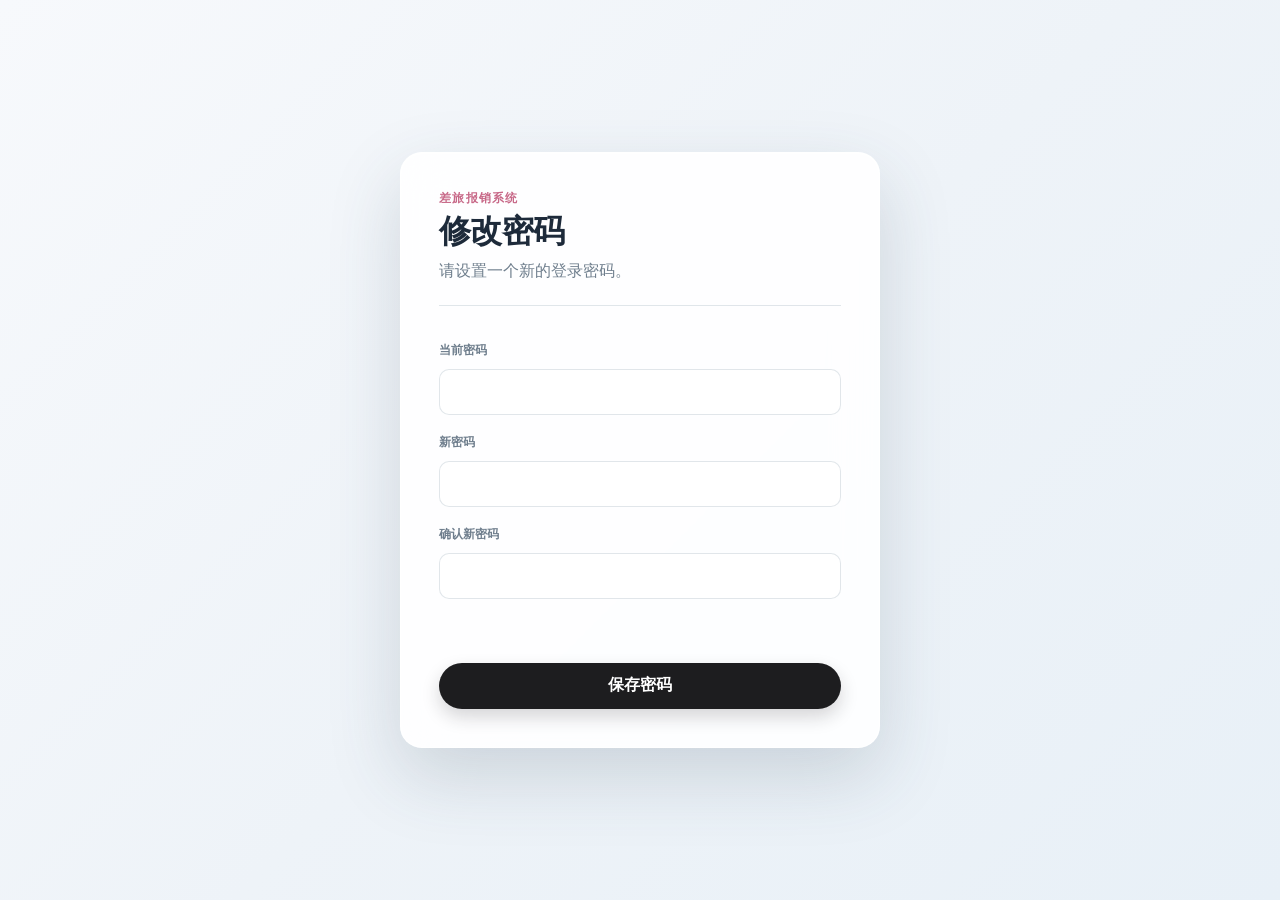
<file: templates/change-password.html>
<!doctype html>
<html lang="zh-CN">
<head>
  <meta charset="utf-8">
  <meta name="viewport" content="width=device-width, initial-scale=1">
  <title>在线报销系统</title>
  <link rel="icon" type="image/png" href="/static/favicon.png">
  <link rel="stylesheet" href="/static/styles.css">
  <link rel="stylesheet" href="/static/ui-tokens.css">
  <link rel="stylesheet" href="/static/ui-components.css">
</head>
<body class="auth-body" data-csrf="__CSRF_TOKEN__">
  <main class="auth-shell">
    <section class="auth-panel">
      <header class="auth-header"><p class="eyebrow">差旅报销系统</p><h1>修改密码</h1><p>请设置一个新的登录密码。</p></header>
      <form class="auth-form" data-auth-form data-endpoint="/api/password/change" data-change-password novalidate>
        <label for="current-password">当前密码</label>
        <input id="current-password" name="current_password" type="password" autocomplete="current-password" required>
        <label for="new-password">新密码</label>
        <input id="new-password" name="new_password" type="password" autocomplete="new-password" required>
        <label for="confirm-password">确认新密码</label>
        <input id="confirm-password" name="confirm_password" type="password" autocomplete="new-password" required>
        <p class="form-message" data-message aria-live="polite"></p>
        <button type="submit">保存密码</button>
      </form>
      <script src="/static/common.js" defer></script><script src="/static/auth.js" defer></script>
    </section>
  </main>
</body>
</html>
</file>
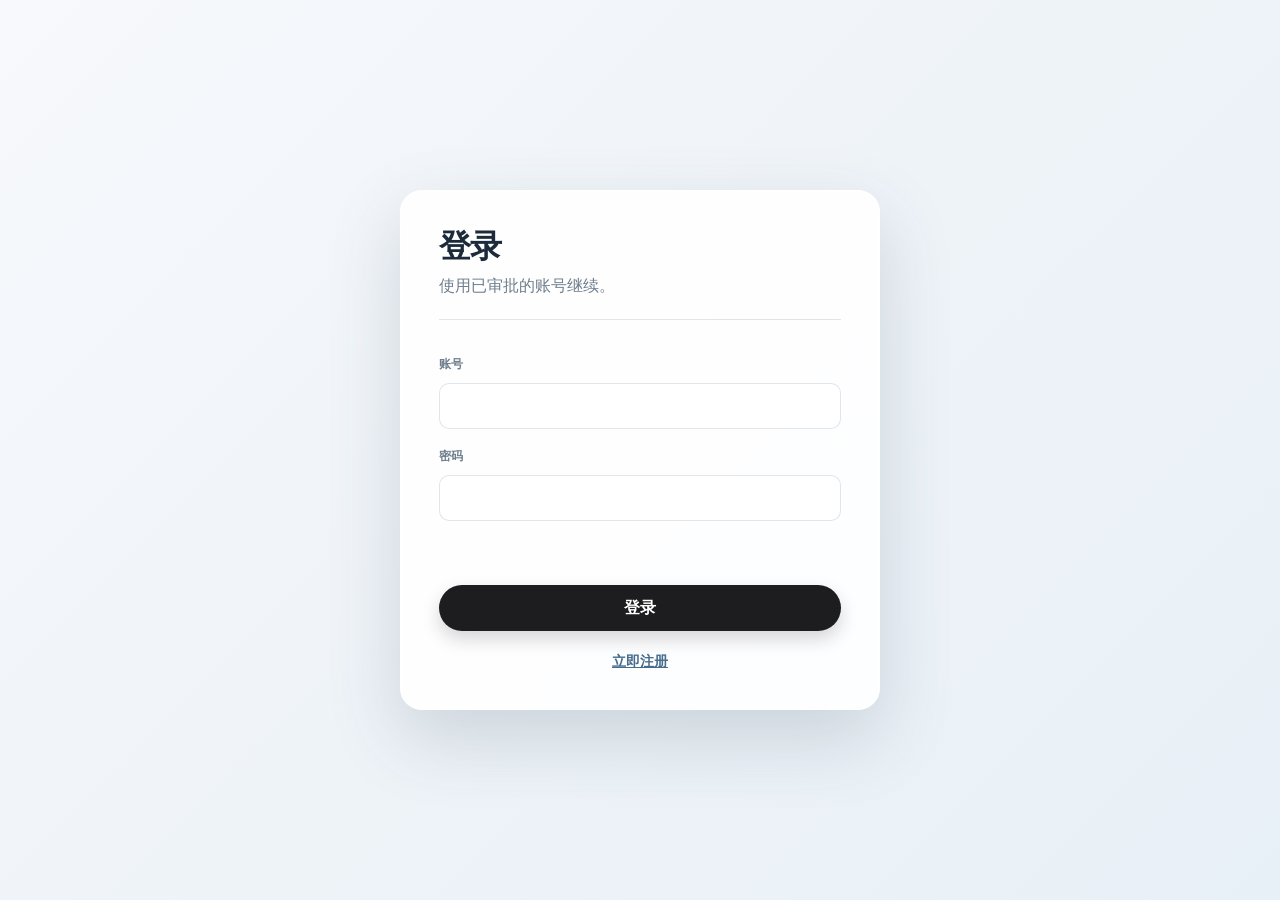
<file: templates/login.html>
<!doctype html>
<html lang="zh-CN">
<head>
  <meta charset="utf-8">
  <meta name="viewport" content="width=device-width, initial-scale=1">
  <title>在线报销系统</title>
  <link rel="icon" type="image/png" href="/static/favicon.png">
  <link rel="stylesheet" href="/static/styles.css">
  <link rel="stylesheet" href="/static/ui-tokens.css">
  <link rel="stylesheet" href="/static/ui-components.css">
</head>
<body class="auth-body" data-csrf="__CSRF_TOKEN__">
  <main class="auth-shell">
    <section class="auth-panel">
      <header class="auth-header"><h1>登录</h1><p>使用已审批的账号继续。</p></header>
      <form class="auth-form" data-auth-form data-endpoint="/api/login" novalidate>
        <label for="username">账号</label>
        <input id="username" name="username" type="text" autocomplete="username" required maxlength="64">
        <label for="password">密码</label>
        <input id="password" name="password" type="password" autocomplete="current-password" required>
        <p class="form-message" data-message aria-live="polite"></p>
        <button type="submit">登录</button>
      </form>
      <p class="auth-link"><a href="/register">立即注册</a></p>
      <script src="/static/common.js?v=__APP_VERSION__-login-countdown" defer></script><script src="/static/auth.js?v=__APP_VERSION__-login-countdown" defer></script>
    </section>
  </main>
</body>
</html>
</file>
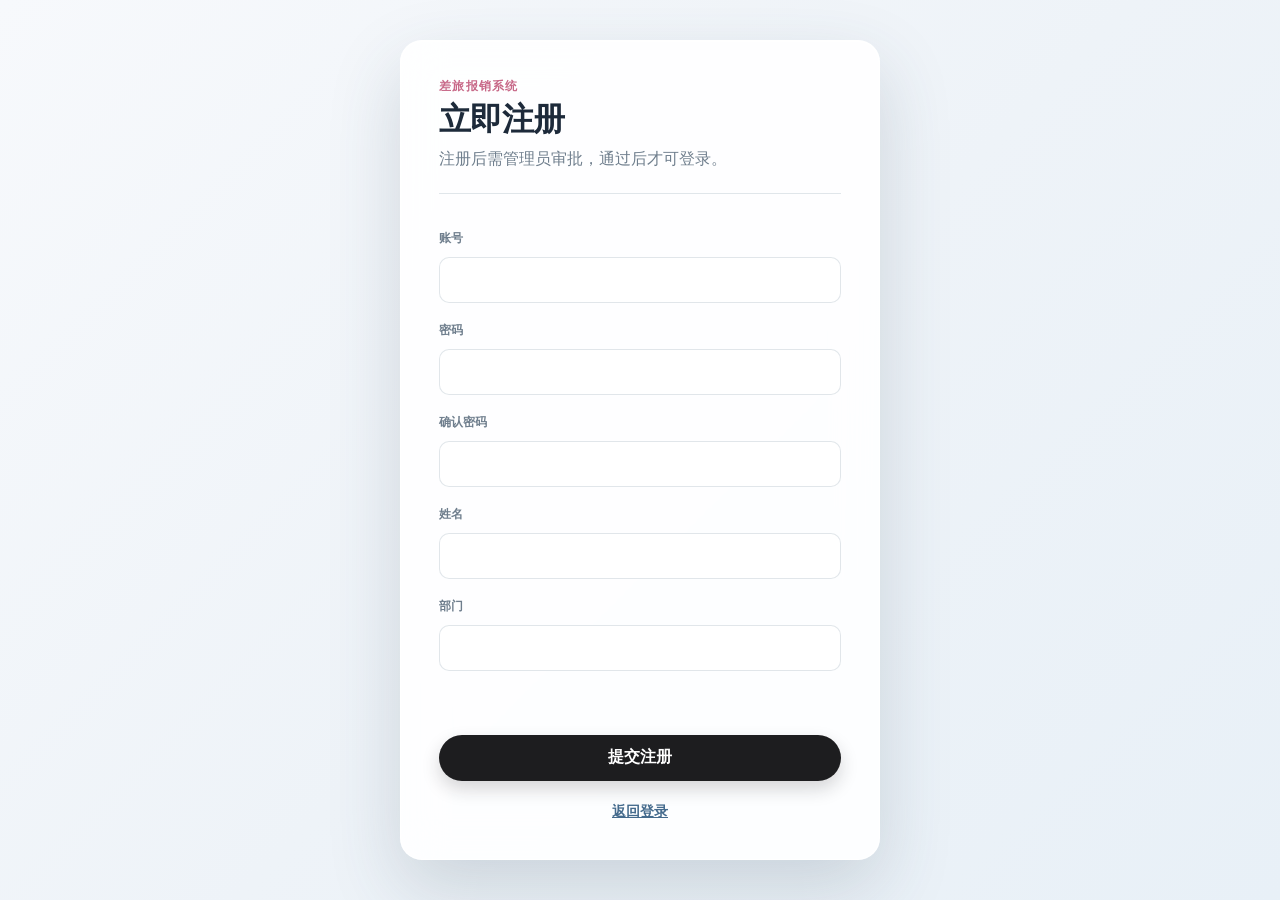
<file: templates/register.html>
<!doctype html>
<html lang="zh-CN">
<head>
  <meta charset="utf-8">
  <meta name="viewport" content="width=device-width, initial-scale=1">
  <title>在线报销系统</title>
  <link rel="icon" type="image/png" href="/static/favicon.png">
  <link rel="stylesheet" href="/static/styles.css">
  <link rel="stylesheet" href="/static/ui-tokens.css">
  <link rel="stylesheet" href="/static/ui-components.css">
</head>
<body class="auth-body" data-csrf="__CSRF_TOKEN__">
  <main class="auth-shell">
    <section class="auth-panel">
      <header class="auth-header"><p class="eyebrow">差旅报销系统</p><h1>立即注册</h1><p>注册后需管理员审批，通过后才可登录。</p></header>
      <form class="auth-form" data-auth-form data-endpoint="/api/register" novalidate>
        <label for="username">账号</label>
        <input id="username" name="username" type="text" autocomplete="username" required maxlength="50" aria-describedby="username-error">
        <span id="username-error" class="field-error" data-field-error="username" aria-live="polite"></span>
        <label for="password">密码</label>
        <input id="password" name="password" type="password" autocomplete="new-password" required minlength="6" maxlength="128" aria-describedby="password-error">
        <span id="password-error" class="field-error" data-field-error="password" aria-live="polite"></span>
        <label for="confirm-password">确认密码</label>
        <input id="confirm-password" name="confirm_password" type="password" autocomplete="new-password" required aria-describedby="confirm-password-error">
        <span id="confirm-password-error" class="field-error" data-field-error="confirm_password" aria-live="polite"></span>
        <label for="real-name">姓名</label>
        <input id="real-name" name="real_name" type="text" autocomplete="name" required maxlength="100" aria-describedby="real-name-error">
        <span id="real-name-error" class="field-error" data-field-error="real_name" aria-live="polite"></span>
        <label for="department">部门</label>
        <input id="department" name="department" type="text" autocomplete="organization" required maxlength="100" aria-describedby="department-error">
        <span id="department-error" class="field-error" data-field-error="department" aria-live="polite"></span>
        <p class="form-message" data-message aria-live="polite"></p>
        <button type="submit">提交注册</button>
      </form>
      <p class="auth-link"><a href="/login">返回登录</a></p>
      <script src="/static/common.js" defer></script><script src="/static/auth.js" defer></script>
    </section>
  </main>
</body>
</html>
</file>
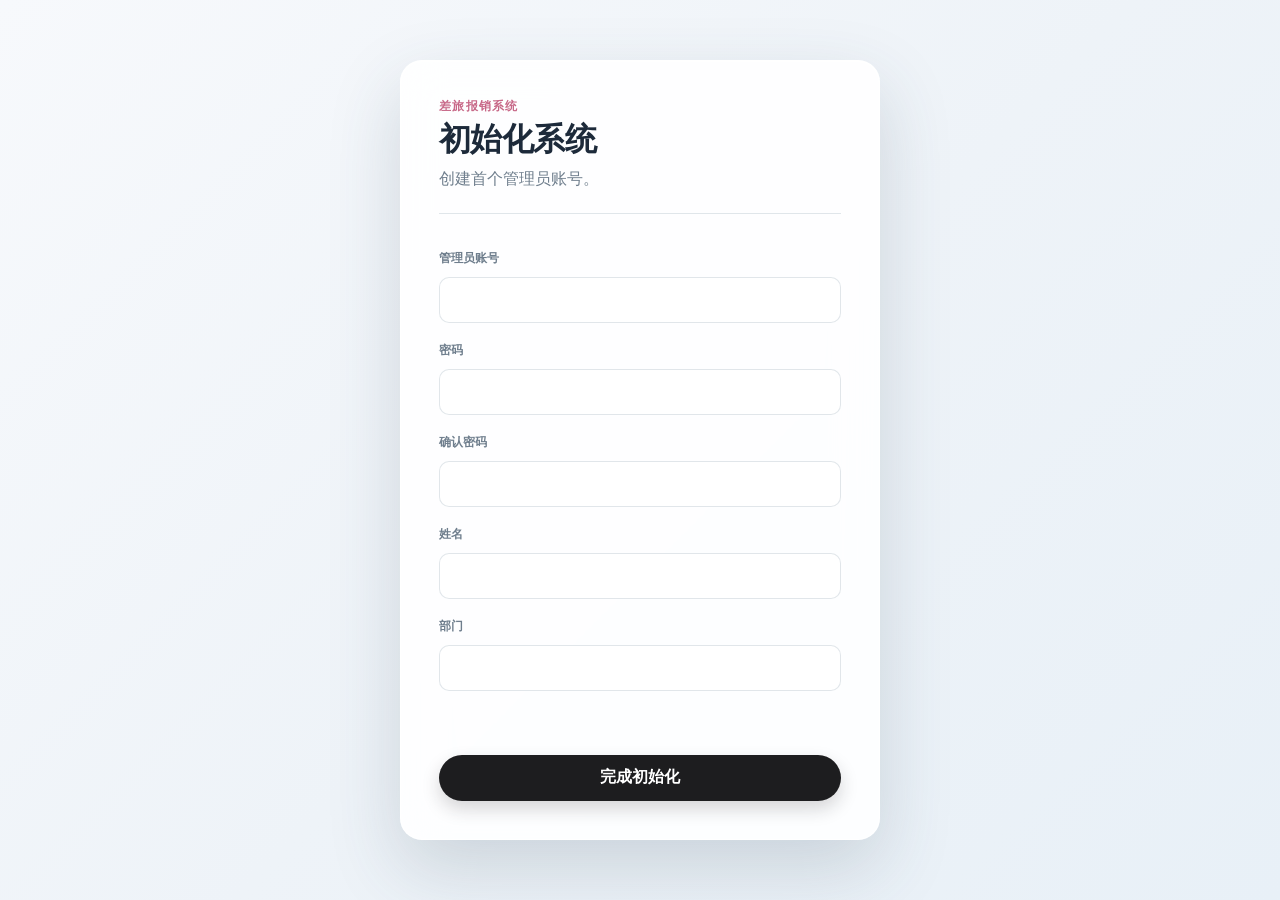
<file: templates/setup.html>
<!doctype html>
<html lang="zh-CN">
<head>
  <meta charset="utf-8">
  <meta name="viewport" content="width=device-width, initial-scale=1">
  <title>在线报销系统</title>
  <link rel="icon" type="image/png" href="/static/favicon.png">
  <link rel="stylesheet" href="/static/styles.css">
  <link rel="stylesheet" href="/static/ui-tokens.css">
  <link rel="stylesheet" href="/static/ui-components.css">
</head>
<body class="auth-body" data-csrf="__CSRF_TOKEN__">
  <main class="auth-shell">
    <section class="auth-panel">
      <header class="auth-header"><p class="eyebrow">差旅报销系统</p><h1>初始化系统</h1><p>创建首个管理员账号。</p></header>
      <form class="auth-form" data-auth-form data-endpoint="/api/setup" novalidate>
        <label for="username">管理员账号</label>
        <input id="username" name="username" type="text" autocomplete="username" required maxlength="64">
        <label for="password">密码</label>
        <input id="password" name="password" type="password" autocomplete="new-password" required>
        <label for="confirm-password">确认密码</label>
        <input id="confirm-password" name="confirm_password" type="password" autocomplete="new-password" required>
        <label for="real-name">姓名</label>
        <input id="real-name" name="real_name" type="text" autocomplete="name" required maxlength="100">
        <label for="department">部门</label>
        <input id="department" name="department" type="text" autocomplete="organization" required maxlength="100">
        <p class="form-message" data-message aria-live="polite"></p>
        <button type="submit">完成初始化</button>
      </form>
      <script src="/static/common.js" defer></script><script src="/static/auth.js" defer></script>
    </section>
  </main>
</body>
</html>
</file>
<file: static/styles.css>
:root{color-scheme:light;font-family:-apple-system,BlinkMacSystemFont,"SF Pro Text","PingFang SC","Microsoft YaHei",sans-serif;color:#1d1d1f;background:#f5f5f7;--canvas:#f5f5f7;--surface:#fff;--muted:#6e6e73;--line:#d2d2d7;--blue:#527a9f;--blue-hover:#456b8d;--blue-soft:#e8eef3;--green:#4f7d63;--danger:#b2504c;--ease:cubic-bezier(.23,1,.32,1)}
input[type="number"] { text-align: right; font-variant-numeric: tabular-nums; }
/* Shared Lucide-style line icons for navigation and section headings. */
.ui-icon{display:inline-block;width:1.15em;height:1.15em;flex:0 0 auto;fill:none;stroke:currentColor;stroke-width:2;stroke-linecap:round;stroke-linejoin:round;vertical-align:-.18em}
.ui-icon-title{width:1.05em;height:1.05em;margin-right:9px;vertical-align:-.1em;color:var(--blue)}
h2 .ui-icon{margin-right:8px;color:var(--blue);vertical-align:-.12em}
.app-sidebar nav a{display:flex;align-items:center;gap:9px}
.app-sidebar nav a .ui-icon{width:17px;height:17px;color:#71869a;transition:color 150ms ease-out,transform 150ms ease-out}
.app-sidebar nav a:hover .ui-icon,.app-sidebar nav a[aria-current="page"] .ui-icon{color:currentColor;transform:scale(1.04)}
.brand{display:flex;align-items:center;gap:8px}
.brand-logo{width:26px;height:26px;flex:0 0 auto;object-fit:contain}
.sidebar-account{display:flex;align-items:baseline;gap:3px;min-width:0;margin-top:auto;padding:10px 12px 0;color:#9a9aa1;font-size:11px;line-height:1.35;font-weight:500;white-space:nowrap;overflow:hidden;text-overflow:ellipsis}.sidebar-account strong{min-width:0;overflow:hidden;text-overflow:ellipsis;color:inherit;font-size:inherit;font-weight:inherit}.sidebar-version{margin-top:-18px;padding:0 12px;color:#9a9aa1;font-size:11px;line-height:1.35;font-weight:500;white-space:nowrap;overflow:hidden;text-overflow:ellipsis}.app-sidebar>.sidebar-account + button,.app-sidebar>.sidebar-version + button{margin-top:0}
.detail-table tbody td,.detail-table tbody th{text-align:center;vertical-align:middle}
.detail-table tbody td input{text-align:center}
.detail-table tbody td input[type=date]{color:transparent}
.detail-table tbody td input[type=date]::-webkit-datetime-edit{color:transparent}
.detail-table tbody td input[type=date].has-value{color:inherit}
.detail-table tbody td input[type=date].has-value::-webkit-datetime-edit{color:inherit}
.detail-table input[type=number]{appearance:textfield;-moz-appearance:textfield}
.detail-table input[type=number]::-webkit-inner-spin-button,.detail-table input[type=number]::-webkit-outer-spin-button{-webkit-appearance:none;appearance:none;margin:0}
@media(prefers-reduced-motion:reduce){.app-sidebar nav a .ui-icon{transition:none}}
/* Aurora Glass visual layer: presentation-only overrides; layout and selectors stay unchanged. */
html body{background:#edf2f6!important;background-image:linear-gradient(135deg,#f8fafc 0%,#edf2f6 48%,#e7edf2 100%)!important}
.page-shell .form-section{background:rgba(255,255,255,.76);border-color:rgba(255,255,255,.92);box-shadow:0 12px 32px rgba(75,96,116,.09),0 1px 0 rgba(255,255,255,.88) inset;backdrop-filter:blur(18px) saturate(118%);transition:transform 180ms var(--ease),box-shadow 180ms ease-out,border-color 180ms ease-out}
.page-shell .form-section:hover{transform:translateY(-1px);border-color:rgba(176,195,211,.72);box-shadow:0 16px 38px rgba(75,96,116,.13),0 1px 0 rgba(255,255,255,.92) inset}
.page-shell .table-wrap{border-color:rgba(160,177,191,.34);background:rgba(255,255,255,.3);box-shadow:0 2px 10px rgba(75,96,116,.04) inset}
.page-shell .detail-table thead th,.page-shell .history-table th,.page-shell .admin-table th{background:rgba(237,242,246,.78)}
.page-shell .detail-table tbody tr,.page-shell .history-table tbody tr,.page-shell .admin-table tbody tr{transition:background-color 150ms ease-out}
.page-shell .detail-table tbody tr:hover,.page-shell .history-table tbody tr:hover,.page-shell .admin-table tbody tr:hover{background:rgba(232,239,245,.42)}
.page-shell input{background:rgba(255,255,255,.82)}
.page-shell input:hover{border-color:#b5c4d0}
.page-shell input[readonly]{background:rgba(238,243,247,.76)}
.page-shell button{box-shadow:0 4px 10px rgba(72,101,126,.16)}
.page-shell button:hover{box-shadow:0 7px 16px rgba(72,101,126,.22)}
.page-shell button.secondary,.page-shell .remove-file{box-shadow:none}
body .app-sidebar{background:rgba(247,249,251,.72);border-right-color:rgba(255,255,255,.88);box-shadow:8px 0 28px rgba(73,94,113,.06);backdrop-filter:blur(24px) saturate(125%)}
body .app-sidebar nav a:hover{transform:translateX(2px);background:rgba(220,230,238,.68)}
body .app-sidebar nav a[aria-current=page]{background:rgba(208,224,237,.72);color:#355a7c;box-shadow:0 1px 0 rgba(255,255,255,.72) inset}
html body.auth-body{background:#edf2f6!important;background-image:linear-gradient(135deg,#f8fafc 0%,#edf2f6 48%,#e7edf2 100%)!important}
body .auth-panel{background:rgba(255,255,255,.74);border-color:rgba(255,255,255,.9);box-shadow:0 18px 48px rgba(75,96,116,.13),0 1px 0 rgba(255,255,255,.9) inset;backdrop-filter:blur(22px) saturate(120%)}
body .auth-form input{background:rgba(255,255,255,.84)}
body .preview-item{background:rgba(255,255,255,.66);border-color:rgba(160,177,191,.36);box-shadow:0 4px 12px rgba(75,96,116,.06)}
body .dropzone{background:rgba(245,249,252,.56);border-color:rgba(160,177,191,.5);transition:background-color 150ms ease-out,border-color 150ms ease-out,transform 150ms ease-out}
body .dropzone:hover{background:rgba(232,241,248,.72);border-color:rgba(112,145,169,.62);transform:translateY(-1px)}
@media(prefers-reduced-transparency:reduce){html body,html body.auth-body{background:#f5f5f7!important;background-image:none!important}.page-shell .form-section,body .auth-panel,body .app-sidebar{background:#fff;backdrop-filter:none}.dropzone{background:#f5f5f7}}
*{box-sizing:border-box}body{margin:0;min-width:960px;background:var(--canvas)}.page-shell{max-width:1440px;margin:0 auto;padding:34px 38px 54px}.page-header{border-bottom:1px solid rgba(60,60,67,.16);margin-bottom:24px;padding-bottom:18px}h1{margin:0 0 7px;font-size:30px;line-height:1.15;font-weight:700}.page-header p{margin:0;color:var(--muted);font-size:14px}.form-section{background:var(--surface);border:1px solid rgba(60,60,67,.14);border-radius:12px;padding:20px;margin-bottom:16px;box-shadow:0 8px 24px rgba(0,0,0,.06)}h2{font-size:18px;line-height:1.25;margin:0 0 15px}.basic-grid{display:grid;grid-template-columns:repeat(4,minmax(160px,1fr));gap:15px 18px}label{display:flex;flex-direction:column;gap:7px;font-size:13px;font-weight:600;color:#3a3a3c}label.wide{grid-column:span 2}input{width:100%;min-height:38px;border:1px solid var(--line);border-radius:8px;background:#fff;padding:8px 10px;font:inherit;color:inherit;transition:border-color 160ms ease,box-shadow 160ms ease}input:focus{outline:0;border-color:var(--blue);box-shadow:0 0 0 3px rgba(82,122,159,.18)}input[readonly]{background:#f5f5f7;color:var(--muted)}input[type=number]{text-align:right;font-variant-numeric:tabular-nums}.section-heading{display:flex;align-items:baseline;justify-content:space-between}.section-heading>span{color:var(--muted);font-size:13px}.table-wrap{overflow-x:auto;border:1px solid rgba(60,60,67,.14);border-radius:9px}.detail-table{width:100%;min-width:1080px;border-collapse:collapse;table-layout:fixed}.detail-table th,.detail-table td{border-bottom:1px solid rgba(60,60,67,.12);border-right:0;padding:5px 12px;vertical-align:middle}.detail-table thead th{background:#f5f5f7;color:var(--muted);font-size:12px;white-space:nowrap;padding:18px 12px;line-height:1.35}.detail-table tbody th{width:42px;background:transparent;color:var(--blue);font-weight:650;text-align:center}.detail-table input{min-height:32px;padding:5px 6px;border:0;border-radius:6px;background:transparent}.file-label{display:inline-flex;margin-bottom:7px}.preview-list{display:flex;flex-wrap:wrap;gap:10px;margin-top:12px}.preview-item{display:flex;align-items:center;gap:7px;border:1px solid var(--line);padding:7px;border-radius:8px;background:#fafafa;font-size:13px}.preview-item img{width:58px;height:44px;object-fit:contain;background:#f0f0f2;border-radius:5px}button{border:0;border-radius:8px;min-height:38px;padding:8px 18px;font:inherit;font-weight:600;cursor:pointer;background:var(--blue);color:#fff;transition:background-color 160ms ease,transform 120ms ease}button:hover{background:var(--blue-hover)}button:active{transform:scale(.97)}button:focus-visible{outline:3px solid rgba(82,122,159,.26);outline-offset:2px}button:disabled{opacity:.6;cursor:wait}button.secondary,.remove-file{background:#e9e9ed;color:#3a3a3c}.remove-file{min-height:28px;padding:4px 8px;font-size:12px}.actions{display:flex;justify-content:flex-end;gap:10px}.result{min-height:24px;margin:10px 0;padding:9px 11px;border-radius:8px}.result:empty{display:none}.result.error{color:var(--danger);background:#fbedeb}.result.success{color:var(--green);background:#eaf3ed}.history-table,.admin-table{width:100%;border-collapse:collapse;table-layout:fixed}.history-table th,.history-table td,.admin-table th,.admin-table td{border-bottom:1px solid #e5e5ea;padding:11px 9px;text-align:left;vertical-align:middle}.history-table th,.admin-table th{background:#f5f5f7;color:var(--muted);font-size:12px;white-space:nowrap}.table-actions{display:flex;flex-wrap:wrap;align-items:center;gap:6px}.table-actions a,.auth-link a{color:var(--blue);font-weight:600}.table-actions button{min-height:30px;padding:5px 9px;font-size:13px}.empty-state{padding:32px 12px;text-align:center;color:var(--muted)}.count-badge{display:inline-flex;min-width:24px;justify-content:center;padding:2px 7px;border-radius:10px;background:var(--green);color:#fff;font-size:12px}dialog{border:1px solid var(--line);border-radius:14px;padding:0;width:min(92vw,440px);color:inherit;box-shadow:0 18px 60px rgba(0,0,0,.18)}dialog::backdrop{background:rgba(29,29,31,.32);backdrop-filter:blur(3px)}.dialog-form{display:grid;gap:10px;padding:24px}.dialog-value,.temporary-password{display:block;padding:10px;background:#f5f5f7;border:1px solid var(--line);border-radius:8px;overflow-wrap:anywhere}.dialog-actions{display:flex;justify-content:flex-end;gap:8px;margin-top:8px}.auth-body{min-width:0;min-height:100vh;display:grid;place-items:center;padding:24px;background:var(--canvas)}.auth-shell{width:min(100%,460px)}.auth-panel{background:rgba(255,255,255,.9);border:1px solid rgba(60,60,67,.14);border-radius:16px;padding:32px;box-shadow:0 16px 48px rgba(0,0,0,.08)}.auth-header{border-bottom:1px solid #e5e5ea;margin-bottom:22px;padding-bottom:16px}.auth-header h1{font-size:27px}.auth-header p{margin:0;color:var(--muted)}.auth-header .eyebrow{color:var(--blue);font-size:13px;font-weight:700;margin-bottom:8px}.auth-form{display:grid;gap:8px}.auth-form label{margin-top:8px}.auth-form input,.auth-form button{min-height:42px}.auth-form button{margin-top:10px}.form-message{min-height:22px;margin:8px 0 0;font-size:14px}.form-message.error{color:var(--danger)}.form-message.success{color:var(--green)}.auth-link{margin:18px 0 0;text-align:center;font-size:14px}.app-body{min-width:0;padding-left:224px}.app-sidebar{position:fixed;inset:0 auto 0 0;width:224px;background:rgba(242,242,247,.86);color:#1d1d1f;padding:26px 16px;display:flex;flex-direction:column;gap:24px;z-index:10;border-right:1px solid rgba(60,60,67,.12);backdrop-filter:blur(18px) saturate(120%)}.brand{font-weight:700;font-size:17px;margin:0 10px}.app-sidebar nav{display:grid;gap:4px}.app-sidebar nav a{color:#3a3a3c;text-decoration:none;padding:10px 12px;border-radius:8px}.app-sidebar nav a:hover{background:#e5e5ea}.app-sidebar nav a[aria-current=page]{background:var(--blue-soft);color:#35536e;font-weight:600}.app-sidebar button{margin-top:auto}.sidebar-toggle{display:none}@media(max-width:980px){body{min-width:0}.page-shell{padding:24px 18px 42px}.basic-grid{grid-template-columns:repeat(2,minmax(140px,1fr))}label.wide{grid-column:span 2}}@media(max-width:700px){.history-table,.admin-table{min-width:680px}.history-page .form-section,.admin-page .form-section{overflow-x:auto}}@media(max-width:900px){.app-body{padding-left:0}.app-sidebar{transform:translateX(-100%);transition:transform .2s var(--ease)}.app-sidebar.open{transform:translateX(0)}.sidebar-toggle{display:block;position:fixed;top:12px;left:12px;z-index:20;min-height:36px;padding:6px 12px}.app-body .page-shell{padding-top:64px}}@media(max-width:520px){.auth-body{padding:14px}.auth-panel{padding:24px 18px}}@media(prefers-reduced-motion:reduce){*,*::before,*::after{animation-duration:.01ms!important;animation-iteration-count:1!important;transition-duration:.01ms!important;scroll-behavior:auto!important}}@media(prefers-reduced-transparency:reduce){.app-sidebar,.auth-panel{background:#fff;backdrop-filter:none}dialog::backdrop{backdrop-filter:none}}@media print{body{min-width:0;background:#fff}.page-shell{max-width:none;padding:0}.page-header p,.upload-section,.actions,.result,.section-heading>span{display:none!important}.form-section{border:0;box-shadow:none;padding:0;margin:0 0 12px}input{border:0;padding:0;min-height:0}.detail-table{min-width:0}}
.table-actions{display:table-cell;vertical-align:middle}.table-action-items{display:flex;flex-wrap:wrap;align-items:center;gap:6px}
.table-action-button{display:inline-flex;align-items:center;justify-content:center;min-height:30px;padding:5px 9px;border:0;border-radius:8px;background:var(--blue);color:#fff!important;font:inherit;font-size:13px;font-weight:600;line-height:normal;text-decoration:none;cursor:pointer;box-shadow:0 4px 10px rgba(72,101,126,.16);transition:background-color 160ms ease,box-shadow 160ms ease,transform 120ms ease}.table-action-button:hover{background:var(--blue-hover);box-shadow:0 7px 16px rgba(72,101,126,.22)}.table-action-button:active{transform:scale(.97)}.table-action-button:focus-visible{outline:3px solid rgba(82,122,159,.26);outline-offset:2px}
.table-action-items{flex-wrap:nowrap;white-space:nowrap}.table-action-items>*{flex:0 0 auto}.table-actions button.danger{background:#8f3f3b;color:#fff}.table-actions button.danger:hover{background:#74312f}.table-actions button.danger:focus-visible{outline-color:rgba(143,63,59,.34)}
.result#result.success{display:flex;align-items:center;flex-wrap:wrap;gap:8px}.result-success-status{display:inline-flex;align-items:center;justify-content:center;flex:0 0 auto;color:#4f7d63}.result-success-icon{width:22px;height:22px;color:#4f7d63;stroke-width:2.5}
.history-table{min-width:1200px}
.history-col-index{width:64px}.history-table th.history-col-index,.history-table td.history-col-index{text-align:center}
.history-page #history-record-panel .history-table thead th:nth-child(n+3){text-align:center}
.history-page #history-record-panel .history-table tbody td:nth-child(n+3){text-align:center}
.history-page #history-record-panel .history-table tbody td:nth-child(7) .table-action-items{justify-content:center}
.history-col-reason{width:28%}.history-col-date{width:12%}.history-col-amount{width:9%}.history-col-created{width:16%}.history-col-status{width:7%}.history-col-actions{width:28%}
body[data-scope="trash"] .history-col-reason{width:25%}body[data-scope="trash"] .history-col-date{width:12%}body[data-scope="trash"] .history-col-amount{width:9%}body[data-scope="trash"] .history-col-created{width:14%}body[data-scope="trash"] .history-col-status{width:20%;white-space:nowrap}body[data-scope="trash"] .history-col-actions{width:20%}
body[data-scope="trash"] .history-table th:nth-child(6),body[data-scope="trash"] .history-table td:nth-child(6){white-space:nowrap}
.history-pagination{display:flex;justify-content:flex-end;align-items:center;gap:8px;margin-top:14px;min-height:34px}.history-page-status{min-width:42px;text-align:center;color:var(--muted);font-size:13px;font-variant-numeric:tabular-nums}
.reimbursement-edit-dialog{width:min(96vw,1400px);max-width:none;height:min(94vh,1050px);max-height:none;overflow:hidden}.reimbursement-edit-heading{display:flex;align-items:center;justify-content:space-between;padding:14px 20px;border-bottom:1px solid var(--line)}.reimbursement-edit-heading h2{margin:0}.reimbursement-edit-dialog iframe{display:block;width:100%;height:calc(100% - 70px);border:0;background:#fff}html.edit-mode .app-body{padding-left:0!important;min-width:0}html.edit-mode .app-sidebar,html.edit-mode .sidebar-toggle,html.edit-mode .sidebar-collapse,html.edit-mode .reimbursement-type-switcher,html.edit-mode .stats-grid,html.edit-mode #clear{display:none!important}html.edit-mode .app-body .page-shell{max-width:none;padding:18px!important}.invoice-legacy-note{font-size:13px;color:var(--muted);margin:8px 0}
.stats-grid{display:grid;grid-template-columns:repeat(3,minmax(0,1fr));gap:16px;margin-bottom:16px}.stat-card{min-height:132px;padding:22px 24px;display:flex;flex-direction:column;justify-content:space-between;background:rgba(255,255,255,.72);border:1px solid rgba(255,255,255,.92);border-radius:12px;box-shadow:0 12px 30px rgba(75,96,116,.08),0 1px 0 rgba(255,255,255,.88) inset;backdrop-filter:blur(18px) saturate(118%);transition:transform 180ms var(--ease),box-shadow 180ms ease-out,border-color 180ms ease-out}.stat-card:hover{transform:translateY(-2px);border-color:rgba(176,195,211,.72);box-shadow:0 16px 36px rgba(75,96,116,.13),0 1px 0 rgba(255,255,255,.92) inset}.stat-label{color:var(--muted);font-size:14px;font-weight:600}.stat-value{color:#1d1d1f;font-size:32px;line-height:1.1;font-weight:700;letter-spacing:0;font-variant-numeric:tabular-nums}.stat-card:focus-within{border-color:rgba(112,145,169,.62);box-shadow:0 0 0 3px rgba(82,122,159,.18),0 12px 30px rgba(75,96,116,.1)}
@media(max-width:700px){.stats-grid{grid-template-columns:1fr;gap:12px}.stat-card{min-height:108px;padding:18px 20px}.stat-value{font-size:28px}}
@media(prefers-reduced-transparency:reduce){.stat-card{background:#fff;backdrop-filter:none}}
.mileage-development-trigger{margin:0;min-width:112px}
.invoice-layout-options{display:flex;align-items:center;flex-wrap:wrap;gap:10px 14px;margin:0 0 14px}
.invoice-layout-title{font-size:13px;font-weight:600;color:#3a3a3c}
.invoice-layout-choice{display:inline-flex;flex-direction:row;align-items:center;gap:7px;padding:8px 0;cursor:pointer;font-size:13px;font-weight:600}
.page-shell .invoice-layout-choice input[type=radio]{width:16px;min-height:16px;height:16px;margin:0;padding:0;border:0;border-radius:50%;background:transparent;box-shadow:none;accent-color:var(--blue)}
.page-shell .invoice-layout-choice input[type=radio]:focus{border:0;background:transparent;box-shadow:none;outline:0}
.page-shell .invoice-layout-choice input[type=radio]:focus-visible{outline:0;box-shadow:0 0 0 2px rgba(82,122,159,.3)}
.invoice-upload-content{display:grid;grid-template-columns:minmax(300px,42%) minmax(0,1fr);gap:16px;align-items:stretch}
.invoice-upload-main{min-width:0}
.invoice-dropzone{display:flex;align-items:center;justify-content:center;flex-wrap:wrap;gap:10px;min-height:136px;padding:24px;border:2px dashed rgba(112,145,169,.62);border-radius:12px;background:rgba(245,249,252,.58);color:#3a3a3c;cursor:pointer;transition:background-color 150ms ease-out,border-color 150ms ease-out}
.page-shell .invoice-dropzone button{height:22px;min-height:22px;padding:0 8px;line-height:20px}
.invoice-dropzone:hover,.invoice-dropzone.drag-over{background:rgba(232,241,248,.8);border-color:var(--blue)}
.invoice-dropzone:focus-visible{outline:3px solid rgba(82,122,159,.26);outline-offset:2px}
.invoice-dropzone-icon{width:24px;height:24px;color:var(--blue)}
.invoice-upload-note{flex-basis:100%;text-align:center;color:var(--muted);font-size:12px}
.invoice-preview-panel{min-width:0;min-height:0;max-height:220px;overflow-y:auto;scrollbar-gutter:stable}
.upload-section .preview-list{display:grid;grid-template-columns:minmax(0,1fr);align-content:start;gap:4px;list-style:none;padding:0;margin:0}
.upload-section .preview-list:empty{display:none}
.page-shell .upload-section .preview-item{max-width:100%;min-width:0;height:32px;padding:3px 7px;border:0;border-radius:6px;background:transparent;box-shadow:none;transition:background-color 150ms ease-out}
.page-shell .upload-section .preview-item:hover,.page-shell .upload-section .preview-item:focus-within{background:rgba(82,122,159,.13)}
.page-shell .upload-section .preview-item:focus{outline:none}
.page-shell .upload-section .preview-item:focus-visible{outline:2px solid rgba(82,122,159,.55);outline-offset:1px}
.upload-section .invoice-preview-number{flex:none;min-width:20px;text-align:right}
.upload-section .invoice-file-icon{display:block;flex:none;width:22px;height:22px;object-fit:contain}
.upload-section .invoice-preview-name{min-width:0;overflow:hidden;text-overflow:ellipsis;white-space:nowrap}
.page-shell .upload-section .preview-item .remove-file.secondary{display:inline-flex;align-items:center;justify-content:center;flex:none;width:24px;height:24px;min-height:24px;margin-left:auto;padding:0;border:0;border-radius:5px;background:transparent;color:#d33a3a;box-shadow:none;font-size:21px;font-weight:500;line-height:1;opacity:0;pointer-events:none;transition:opacity 120ms ease-out,background-color 120ms ease-out}
.page-shell .upload-section .preview-item:hover .remove-file.secondary,.page-shell .upload-section .preview-item:focus-within .remove-file.secondary{opacity:1;pointer-events:auto}
.page-shell .upload-section .preview-item .remove-file.secondary:hover{background:rgba(211,58,58,.1);color:#ad2424;box-shadow:none}
@media(max-width:760px){.invoice-upload-content{grid-template-columns:minmax(0,1fr)}}
.mileage-development-dialog{width:min(88vw,360px);max-height:88vh;overflow:visible;border:0;outline:0;border-radius:16px;background:rgba(255,255,255,.84);backdrop-filter:blur(24px) saturate(145%);box-shadow:0 24px 72px rgba(24,34,44,.22),inset 0 1px 0 rgba(255,255,255,.9)}
.mileage-development-dialog[open]{animation:mileage-dialog-in 220ms cubic-bezier(.2,.72,.2,1)}
.mileage-development-dialog::backdrop{background:rgba(29,29,31,.28);backdrop-filter:blur(5px);animation:mileage-backdrop-in 180ms ease-out}
.mileage-development-content{position:relative;display:grid;gap:16px;padding:22px;text-align:center}
.mileage-development-content img{display:block;width:100%;max-height:min(64vh,480px);object-fit:contain;border-radius:10px;background:#fff;box-shadow:0 8px 26px rgba(20,34,45,.1)}
.mileage-development-content p{margin:0;color:#3a3a3c;font-size:15px;line-height:1.5;font-weight:400;letter-spacing:0}
@keyframes mileage-dialog-in{from{opacity:0;transform:scale(.96) translateY(8px);filter:blur(3px)}to{opacity:1;transform:scale(1) translateY(0);filter:blur(0)}}
@keyframes mileage-backdrop-in{from{opacity:0}to{opacity:1}}
@media(max-width:520px){.mileage-development-dialog{width:min(90vw,340px)}.mileage-development-content{padding:18px;gap:14px}}
@media(prefers-reduced-motion:reduce){.mileage-development-dialog[open],.mileage-development-dialog::backdrop{animation:none}}
@media(prefers-reduced-transparency:reduce){.mileage-development-dialog{background:#fff;backdrop-filter:none}.mileage-development-dialog::backdrop{background:rgba(29,29,31,.4);backdrop-filter:none}}
.reimbursement-type-switcher{display:flex;align-items:center;gap:12px;margin:0 0 28px;padding-left:0}.page-shell .reimbursement-type-switcher button{display:inline-flex;align-items:center;justify-content:center;min-width:138px;min-height:52px;padding:0 15px;border:1px solid rgba(255,255,255,.96);border-radius:26px;background:#fff;color:#58636d;box-shadow:0 8px 14px rgba(75,96,116,.14),inset 0 1px 0 rgba(255,255,255,.96);backdrop-filter:blur(14px);font:inherit;font-size:16px;font-weight:750;line-height:1;letter-spacing:.01em;cursor:pointer;transition:background-color 160ms ease,color 160ms ease,box-shadow 160ms ease,transform 120ms ease}.page-shell .reimbursement-type-switcher button:hover{background:#f8fafc;color:#4b5661;box-shadow:0 11px 17px rgba(75,96,116,.18),inset 0 1px 0 rgba(255,255,255,.98)}.page-shell .reimbursement-type-switcher button:active{transform:scale(.985)}.page-shell .reimbursement-type-switcher button[aria-selected=true]{border-color:#1d1d1f;background:#1d1d1f;color:#fff;box-shadow:0 8px 15px rgba(29,29,31,.24),inset 0 1px 0 rgba(255,255,255,.12)}@media(max-width:700px){.reimbursement-type-switcher{gap:8px;margin-bottom:18px}.page-shell .reimbursement-type-switcher button{min-width:0;min-height:44px;flex:1;font-size:14px;padding:0 10px}}
body[data-scope="trash"] .history-type-switcher{display:none}
#travel-fields[hidden],#expense-fields[hidden]{display:none!important}
.expense-table{min-width:640px}
.expense-table .expense-amount-col{width:180px}
.expense-totals{display:grid;gap:10px;margin-top:16px;max-width:520px;margin-left:auto}
.expense-totals>div{display:flex;align-items:baseline;justify-content:space-between;gap:18px;padding:10px 14px;border-radius:9px;background:#f5f7f9;color:var(--muted)}
.expense-totals strong{color:var(--ui-text,#1d1d1f);font-size:17px;font-variant-numeric:tabular-nums;text-align:right}
</file>
<file: static/ui-tokens.css>
:root {
  --ui-bg: #f6f8fb;
  --ui-bg-gradient: linear-gradient(135deg, #f7f9fc 0%, #eef3f8 52%, #e8f0f7 100%);
  --ui-surface: rgba(255, 255, 255, 0.78);
  --ui-surface-strong: rgba(255, 255, 255, 0.9);
  --ui-surface-muted: rgba(236, 243, 249, 0.72);
  --ui-surface-solid: #ffffff;
  --ui-brand-blue: #587b9e;
  --ui-brand-blue-strong: #456b8d;
  --ui-brand-blue-soft: #e4edf5;
  --ui-brand-blue-wash: rgba(88, 123, 158, 0.12);
  /* Unified capsule button palette: primary black, secondary white. */
  --ui-button-primary: #1d1d1f;
  --ui-button-primary-hover: #2c2c2e;
  --ui-button-secondary: #ffffff;
  --ui-button-secondary-hover: #f4f6f8;
  --ui-accent-rose: #c76787;
  --ui-accent-rose-soft: #f7e8ee;
  --ui-text: #1d2a3a;
  --ui-text-muted: #6f7e8d;
  --ui-text-subtle: #93a0ad;
  --ui-line: rgba(105, 128, 149, 0.2);
  --ui-line-strong: rgba(105, 128, 149, 0.34);
  --ui-success: #4f7d63;
  --ui-success-soft: #eaf3ed;
  --ui-danger: #a85a57;
  --ui-danger-strong: #8f4946;
  --ui-danger-soft: #f8eceb;
  --ui-radius-sm: 10px;
  --ui-radius-md: 16px;
  --ui-radius-lg: 22px;
  --ui-radius-pill: 999px;
  --ui-shadow-sm: 0 8px 22px rgba(63, 89, 111, 0.07);
  --ui-shadow-md: 0 18px 44px rgba(63, 89, 111, 0.11), 0 1px 0 rgba(255, 255, 255, 0.88) inset;
  --ui-shadow-lg: 0 28px 72px rgba(49, 72, 91, 0.18), 0 1px 0 rgba(255, 255, 255, 0.92) inset;
  --ui-focus: 0 0 0 4px rgba(88, 123, 158, 0.18);
  --ui-ease: cubic-bezier(.23, 1, .32, 1);
  color-scheme: light;
}

@media (prefers-reduced-transparency: reduce) {
  :root {
    --ui-surface: #ffffff;
    --ui-surface-strong: #ffffff;
    --ui-surface-muted: #eef3f7;
  }
}
</file>
<file: static/ui-components.css>
/*
 * Shared presentation components. This layer intentionally targets existing
 * semantic classes only; it does not alter form fields, data attributes, or
 * event-driven behavior used by the reimbursement workflow.
 */
html {
  min-height: 100%;
  background: var(--ui-bg);
}

html body,
html body.auth-body {
  color: var(--ui-text);
  background-color: var(--ui-bg);
  background-image: var(--ui-bg-gradient);
  background-attachment: fixed;
  font-family: -apple-system, BlinkMacSystemFont, "SF Pro Text", "PingFang SC", "Microsoft YaHei", sans-serif;
  text-rendering: optimizeLegibility;
  -webkit-font-smoothing: antialiased;
}

/* styles.css keeps an older Aurora background with !important; match that
   priority so this token layer remains the final site-wide visual authority. */
html body,
html body.auth-body {
  background-color: var(--ui-bg) !important;
  background-image: var(--ui-bg-gradient) !important;
}

/* Keep the records canvas continuous below the content. The previous body
   background ended with the short document height, exposing html's solid
   canvas and creating a hard horizontal seam in the viewport. */
html body.history-body {
  min-height: 100vh;
  background-color: #f7f8fa !important;
  background-image: linear-gradient(
    180deg,
    #edf3f8 0%,
    #eef3f7 28%,
    #f2f5f8 56%,
    #f6f7f9 80%,
    #f7f8fa 100%
  ) !important;
}

h1,
h2,
p {
  color: inherit;
}

h1,
h2 {
  letter-spacing: -0.018em;
}

h1 {
  color: var(--ui-text);
  font-size: 2.1rem;
  line-height: 1.12;
  font-weight: 750;
}

h2 {
  color: var(--ui-text);
  font-size: 1.05rem;
  line-height: 1.3;
  font-weight: 700;
}

.page-shell {
  width: min(100% - 48px, 1440px);
  max-width: none;
  margin: 0 auto;
  padding: 42px 0 68px;
}

.page-header {
  margin-bottom: 28px;
  padding: 0 4px 21px;
  border-bottom: 1px solid var(--ui-line);
}

.page-header p {
  max-width: 680px;
  margin-top: 9px;
  color: var(--ui-text-muted);
  font-size: 0.875rem;
  line-height: 1.6;
}

.ui-icon-title,
h2 .ui-icon {
  color: var(--ui-brand-blue);
}

/* App shell and navigation */
.app-body {
  min-width: 0;
  padding-left: 294px;
}

.app-sidebar,
body .app-sidebar {
  inset: 18px auto 18px 18px;
  width: 258px;
  padding: 30px 20px 26px;
  gap: 28px;
  color: var(--ui-text);
  background: var(--ui-surface-strong);
  border: 1px solid rgba(255, 255, 255, 0.88);
  border-radius: var(--ui-radius-lg);
  box-shadow: var(--ui-shadow-lg);
  backdrop-filter: blur(26px) saturate(125%);
  overflow-y: auto;
}

.sidebar-collapse {
  display: none;
}

.brand {
  gap: 10px;
  margin: 0 10px;
  color: var(--ui-text);
  font-size: 1.02rem;
  letter-spacing: -0.01em;
}

.brand-logo {
  width: 29px;
  height: 29px;
  filter: saturate(0.86);
}

.app-sidebar nav {
  gap: 10px;
}

.app-sidebar nav a {
  position: relative;
  min-height: 54px;
  gap: 11px;
  padding: 14px 18px;
  color: var(--ui-text);
  background: var(--ui-button-secondary);
  border: 1px solid rgba(221, 228, 235, 0.95);
  border-radius: var(--ui-radius-pill);
  font-size: 0.9rem;
  box-shadow: 0 8px 18px rgba(76, 96, 113, 0.1);
  transition: background-color 160ms var(--ui-ease), border-color 160ms ease-out, color 160ms ease-out, box-shadow 160ms ease-out, transform 120ms var(--ui-ease);
}

.app-sidebar nav a:not([aria-current="page"]) {
  color: var(--ui-text);
  background: var(--ui-button-secondary);
}

.app-sidebar nav a:not([aria-current="page"]):hover {
  color: var(--ui-text);
  background: var(--ui-button-secondary-hover);
  border-color: rgba(205, 216, 226, 0.98);
  box-shadow: 0 11px 21px rgba(76, 96, 113, 0.16);
  transform: translateY(-1px);
}

.app-sidebar nav a:hover,
body .app-sidebar nav a:hover {
  color: var(--ui-text);
  background: var(--ui-button-secondary-hover);
  border-color: rgba(205, 216, 226, 0.98);
  box-shadow: 0 11px 21px rgba(76, 96, 113, 0.16);
  transform: translateY(-1px);
}

.app-sidebar nav a[aria-current="page"],
body .app-sidebar nav a[aria-current="page"] {
  color: #fff;
  background: var(--ui-button-primary);
  border-color: var(--ui-button-primary);
  box-shadow: 0 10px 22px rgba(29, 29, 31, 0.2), 0 1px 0 rgba(255, 255, 255, 0.12) inset;
  font-weight: 700;
}

.app-sidebar nav a[aria-current="page"]:hover,
body .app-sidebar nav a[aria-current="page"]:hover {
  color: #fff;
  background: var(--ui-button-primary-hover);
  border-color: var(--ui-button-primary-hover);
  box-shadow: 0 12px 25px rgba(29, 29, 31, 0.26), 0 1px 0 rgba(255, 255, 255, 0.14) inset;
}

.app-sidebar nav a:active {
  transform: scale(0.985);
}

.app-sidebar nav a:focus-visible {
  outline: 0;
  box-shadow: var(--ui-focus), 0 8px 18px rgba(76, 96, 113, 0.1);
}

.app-sidebar nav a .ui-icon {
  width: 18px;
  height: 18px;
  color: currentColor;
}

.sidebar-account {
  margin-top: auto;
  padding: 13px 14px 0;
  color: var(--ui-text-subtle);
  font-size: 0.7rem;
  letter-spacing: 0.01em;
}

.sidebar-account strong {
  color: var(--ui-text-muted);
}

.sidebar-version {
  padding: 0 14px;
}

.app-sidebar .version-details-trigger {
  min-height: 0;
  margin: 0;
  padding: 0;
  color: inherit;
  background: none;
  border: 0;
  box-shadow: none;
  font: inherit;
  text-decoration: underline;
  text-underline-offset: 2px;
}

.app-sidebar .version-details-trigger:hover {
  color: var(--ui-brand-blue-strong);
  background: none;
}

.app-sidebar .version-details-trigger:focus-visible {
  outline: 2px solid var(--ui-brand-blue-strong);
  outline-offset: 3px;
}

.app-sidebar > button.secondary {
  position: relative;
  display: flex;
  align-items: center;
  justify-content: center;
  gap: 9px;
  min-height: 42px;
  margin: 0;
  color: var(--ui-text);
  background: var(--ui-button-secondary);
  border: 1px solid rgba(221, 228, 235, 0.95);
  box-shadow: 0 8px 18px rgba(76, 96, 113, 0.12);
}

.app-sidebar > button.secondary:hover {
  color: var(--ui-text);
  background: var(--ui-button-secondary-hover);
  box-shadow: 0 11px 21px rgba(76, 96, 113, 0.16);
}

.app-sidebar > button.secondary .ui-icon {
  width: 18px;
  height: 18px;
}

@media (min-width: 901px) {
  .app-body {
    transition: padding-left 220ms var(--ui-ease);
  }

  .app-sidebar,
  body .app-sidebar {
    padding-bottom: 92px;
    transition: width 220ms var(--ui-ease), padding 220ms var(--ui-ease), border-radius 220ms var(--ui-ease);
  }

  .brand span,
  .app-sidebar nav a span,
  .app-sidebar > button.secondary span {
    max-width: 190px;
    overflow: hidden;
    white-space: nowrap;
    opacity: 1;
    transition: max-width 220ms var(--ui-ease), opacity 140ms ease;
  }

  .sidebar-collapse {
    position: fixed;
    bottom: 42px;
    left: 125px;
    z-index: 12;
    display: grid;
    place-items: center;
    width: 44px;
    min-height: 44px;
    padding: 0;
    color: var(--ui-text-subtle);
    background: transparent;
    border: 0;
    border-radius: 0;
    box-shadow: none;
    cursor: pointer;
    touch-action: manipulation;
    transition: left 220ms var(--ui-ease), color 160ms ease;
  }

  .sidebar-collapse .ui-icon {
    width: 20px;
    height: 20px;
    stroke-width: 2;
  }

  .sidebar-collapse:hover {
    color: var(--ui-text-muted);
    background: transparent;
    box-shadow: none;
  }

  .sidebar-collapse:focus-visible {
    outline: 3px solid var(--ui-brand-blue);
    outline-offset: 2px;
    box-shadow: none;
  }

  html.sidebar-collapsed .app-body {
    padding-left: 112px;
  }

  html.sidebar-collapsed .app-sidebar,
  html.sidebar-collapsed body .app-sidebar {
    width: 76px;
    padding: 30px 10px 92px;
    border-radius: 38px;
    overflow: visible;
  }

  html.sidebar-collapsed .sidebar-collapse {
    left: 34px;
  }

  html.sidebar-collapsed .brand {
    justify-content: center;
    gap: 0;
    margin: 0;
  }

  html.sidebar-collapsed .app-sidebar nav a {
    justify-content: center;
    gap: 0;
    padding: 14px 0;
  }

  html.sidebar-collapsed .app-sidebar > button.secondary {
    gap: 0;
    padding: 8px 0;
  }

  html.sidebar-collapsed .brand span,
  html.sidebar-collapsed .app-sidebar nav a span,
  html.sidebar-collapsed .app-sidebar > button.secondary span {
    max-width: 0;
    opacity: 0;
  }

  html.sidebar-collapsed .sidebar-account,
  html.sidebar-collapsed .sidebar-version {
    visibility: hidden;
  }

  html.sidebar-collapsed .app-sidebar nav a::after,
  html.sidebar-collapsed .app-sidebar > button.secondary::after {
    position: absolute;
    top: 50%;
    left: calc(100% + 12px);
    z-index: 30;
    padding: 8px 12px;
    color: var(--ui-text);
    background: var(--ui-surface-solid);
    border: 1px solid var(--ui-line);
    border-radius: var(--ui-radius-pill);
    box-shadow: var(--ui-shadow-sm);
    content: attr(aria-label);
    font-size: 0.82rem;
    font-weight: 600;
    white-space: nowrap;
    opacity: 0;
    visibility: hidden;
    pointer-events: none;
    transform: translate(-4px, -50%);
    transition: opacity 150ms var(--ui-ease), transform 150ms var(--ui-ease), visibility 150ms;
  }

  html.sidebar-collapsed .app-sidebar nav a:focus-visible::after,
  html.sidebar-collapsed .app-sidebar > button.secondary:focus-visible::after {
    opacity: 1;
    visibility: visible;
    transform: translate(0, -50%);
  }
}

@media (min-width: 901px) and (hover: hover) and (pointer: fine) {
  html.sidebar-collapsed .app-sidebar nav a:hover::after,
  html.sidebar-collapsed .app-sidebar > button.secondary:hover::after {
    opacity: 1;
    visibility: visible;
    transform: translate(0, -50%);
  }
}

.sidebar-toggle {
  border-radius: var(--ui-radius-pill);
  background: var(--ui-button-primary);
  box-shadow: 0 8px 18px rgba(29, 29, 31, 0.18);
}

/* Shared surfaces */
.form-section,
.stat-card,
.auth-panel {
  background: var(--ui-surface);
  border: 1px solid rgba(255, 255, 255, 0.88);
  box-shadow: var(--ui-shadow-md);
  backdrop-filter: blur(20px) saturate(120%);
}

/* These selectors intentionally match the legacy glass overrides in
   styles.css so the component layer is the final visual authority. */
.page-shell .form-section {
  background: var(--ui-surface);
  border-color: rgba(255, 255, 255, 0.88);
  box-shadow: var(--ui-shadow-md);
  backdrop-filter: blur(20px) saturate(120%);
}

.form-section {
  margin-bottom: 20px;
  padding: 25px 26px;
  border-radius: var(--ui-radius-lg);
}

.form-section:hover,
.page-shell .form-section:hover,
.stat-card:hover {
  border-color: rgba(169, 193, 211, 0.62);
  box-shadow: 0 22px 48px rgba(63, 89, 111, 0.13), 0 1px 0 rgba(255, 255, 255, 0.92) inset;
}

.section-heading {
  min-height: 29px;
  margin-bottom: 18px;
}

.section-heading > span {
  color: var(--ui-text-subtle);
  font-size: 0.78rem;
}

.history-retention-hint {
  margin: -10px 0 16px;
  color: var(--ui-text-subtle);
  font-size: 0.78rem;
  line-height: 1.5;
}

.history-retention-hint[hidden] { display: none; }

.stats-grid {
  position: relative;
  gap: 20px;
  margin-bottom: 20px;
}

.stats-grid[data-stats-locked="true"] .stat-value {
  filter: blur(7px);
  user-select: none;
}

.stats-pro-overlay {
  position: absolute;
  inset: 0;
  z-index: 2;
  display: flex;
  align-items: center;
  justify-content: center;
  pointer-events: none;
}

.stats-pro-panel {
  display: flex;
  align-items: center;
  flex-direction: column;
  gap: 3px;
  padding: 9px 18px;
  border: 1px solid rgba(176, 195, 211, 0.6);
  border-radius: var(--ui-radius-lg);
  background: rgba(255, 255, 255, 0.9);
  box-shadow: 0 8px 22px rgba(75, 96, 116, 0.08);
  color: var(--ui-text);
  font-size: 0.78rem;
}

.stats-pro-overlay[hidden] { display: none; }

.stats-pro-panel > strong { font-size: 0.9rem; }
.stats-pro-overlay .table-action-button { margin-top: 5px; pointer-events: auto; }
.stats-pro-lock { font-size: 1.15rem; line-height: 1; }

.history-stats {
  grid-template-columns: repeat(2, minmax(0, 1fr));
}

.history-stats[data-stats-locked="true"]::before {
  content: '';
  position: absolute;
  inset: 0;
  z-index: 1;
  border-radius: var(--ui-radius-lg);
  background: rgba(255, 255, 255, 0.08);
  backdrop-filter: blur(10px);
  pointer-events: none;
}

.history-stats[data-stats-locked="true"] .stat-card {
  backdrop-filter: none;
}

.history-stats[data-stats-locked="true"] .stat-card:hover {
  transform: none;
}

.history-stats[data-stats-locked="true"] .stat-label {
  position: relative;
  z-index: 3;
}

.history-stats .stats-pro-overlay .table-action-button { margin-top: 0; }

/* Keep the accessible final value in place while decorative digits spin above it. */
body.history-body[data-scope="active"] .history-stat-value-wrap {
  position: relative;
  align-self: flex-start;
  max-width: 100%;
}

body.history-body[data-scope="active"] .history-stat-value-wrap > strong {
  display: block;
}

body.history-body[data-scope="active"] .history-stat-reel-active {
  color: transparent;
}

body.history-body[data-scope="active"] .history-stat-reel {
  position: absolute;
  inset: 0 auto auto 0;
  display: inline-flex;
  white-space: nowrap;
  color: var(--ui-text);
  pointer-events: none;
}

body.history-body[data-scope="active"] .history-reel-digit {
  display: inline-block;
  height: 1em;
  overflow: hidden;
}

body.history-body[data-scope="active"] .history-reel-track {
  display: flex;
  flex-direction: column;
  animation: history-digit-roll 2s var(--ui-ease) both;
}

body.history-body[data-scope="active"] .history-reel-track > span {
  display: block;
  height: 1em;
  line-height: 1;
}

@keyframes history-digit-roll {
  from { transform: translateY(0); }
  to { transform: translateY(var(--history-reel-end)); }
}

@media (prefers-reduced-motion: reduce) {
  body.history-body[data-scope="active"] .history-reel-track {
    animation: none;
    transform: translateY(var(--history-reel-end));
  }
}

body[data-scope="trash"] .history-stats {
  display: none;
}

@media (max-width: 700px) {
  .history-stats {
    grid-template-columns: 1fr;
  }
}

.stat-card {
  min-height: 142px;
  padding: 24px 26px;
  border-radius: var(--ui-radius-lg);
  transition: transform 180ms var(--ui-ease), box-shadow 180ms ease-out, border-color 180ms ease-out;
}

.stat-card:hover {
  transform: translateY(-2px);
}

.stat-label {
  color: var(--ui-text-muted);
  font-size: 0.78rem;
  letter-spacing: 0.02em;
}

.stat-value {
  color: var(--ui-text);
  font-size: 2.35rem;
  line-height: 1;
  font-weight: 760;
  letter-spacing: -0.035em;
  font-variant-numeric: tabular-nums;
}

.stat-card:nth-child(3) .stat-value {
  color: #1d1d1f;
}

/* Forms and controls */
label {
  gap: 8px;
  color: var(--ui-text-muted);
  font-size: 0.78rem;
  letter-spacing: 0.01em;
}

input,
.page-shell input {
  min-height: 42px;
  padding: 9px 12px;
  color: var(--ui-text);
  background: rgba(255, 255, 255, 0.76);
  border: 1px solid var(--ui-line);
  border-radius: var(--ui-radius-sm);
  box-shadow: 0 1px 0 rgba(255, 255, 255, 0.7) inset;
  transition: border-color 160ms ease-out, box-shadow 160ms ease-out, background-color 160ms ease-out;
}

input:hover,
.page-shell input:hover {
  border-color: var(--ui-line-strong);
  background: rgba(255, 255, 255, 0.9);
}

input:focus,
.page-shell input:focus {
  border-color: rgba(88, 123, 158, 0.75);
  box-shadow: var(--ui-focus), 0 1px 0 rgba(255, 255, 255, 0.78) inset;
}

input[readonly],
.page-shell input[readonly] {
  color: var(--ui-text-muted);
  background: var(--ui-surface-muted);
}

button,
.page-shell button,
.table-action-button {
  min-height: 42px;
  padding: 10px 19px;
  color: #fff;
  background: #1d1d1f;
  background: var(--ui-button-primary);
  border: 1px solid transparent;
  border-radius: var(--ui-radius-pill);
  box-shadow: 0 8px 18px rgba(29, 29, 31, 0.18);
  font-weight: 700;
  transition: background-color 160ms ease-out, box-shadow 160ms ease-out, transform 120ms ease-out;
}

button:hover,
.page-shell button:hover,
.table-action-button:hover {
  background: var(--ui-button-primary-hover);
  box-shadow: 0 12px 24px rgba(29, 29, 31, 0.24);
}

#invoice-upgrade[hidden] { display: none; }
#invoice-upgrade { margin: 0 0 12px; min-height: 38px; padding: 8px 16px; }
#invoice-usage { margin: 8px 0 0; }


button:active,
.page-shell button:active,
.table-action-button:active {
  transform: scale(0.975);
}

button:disabled,
.page-shell button:disabled,
.table-action-button:disabled {
  opacity: 0.55;
  cursor: not-allowed;
  transform: none;
  box-shadow: none;
}

button:focus-visible,
input:focus-visible,
a:focus-visible,
.table-action-button:focus-visible {
  outline: 0;
  box-shadow: var(--ui-focus);
}

button.secondary,
.page-shell button.secondary,
.remove-file {
  color: var(--ui-text);
  background: #fff;
  background: var(--ui-button-secondary);
  border-color: rgba(221, 228, 235, 0.95);
  box-shadow: 0 8px 18px rgba(76, 96, 113, 0.12);
}

button.secondary:hover,
.page-shell button.secondary:hover,
.remove-file:hover {
  color: var(--ui-text);
  background: var(--ui-button-secondary-hover);
  box-shadow: 0 11px 21px rgba(76, 96, 113, 0.16);
}

.page-shell .invoice-dropzone #invoice-select {
  display: inline-flex;
  align-items: center;
  justify-content: center;
  gap: 6px;
  height: auto;
  min-height: 36px;
  padding: 6px 12px;
  color: #292929;
  background: #fff;
  border: 1px solid #dedede;
  border-radius: 7px;
  box-shadow: 0 1px 2px rgba(0, 0, 0, 0.06);
  font-size: 14px;
  font-weight: 400;
  line-height: 1.4;
}

.page-shell .invoice-dropzone #invoice-select .ui-icon {
  width: 16px;
  height: 16px;
}

.page-shell .invoice-dropzone #invoice-select:hover {
  background: #fafafa;
  border-color: #c9c9c9;
  box-shadow: 0 2px 5px rgba(0, 0, 0, 0.1);
}

.page-shell .invoice-dropzone #invoice-select:focus-visible {
  outline: 2px solid var(--ui-button-primary);
  outline-offset: 2px;
}

button.danger,
.page-shell button.danger {
  color: #fff;
  background: var(--ui-danger);
  border-color: var(--ui-danger);
  box-shadow: 0 8px 18px rgba(143, 73, 70, 0.16);
}

button.danger:hover,
.page-shell button.danger:hover {
  color: #fff;
  background: var(--ui-danger-strong);
  box-shadow: 0 11px 22px rgba(143, 73, 70, 0.22);
}

.actions {
  gap: 12px;
  margin-top: 4px;
}

.actions button:first-child {
  min-width: 112px;
}

/* Tables and data states */
.table-wrap,
.page-shell .table-wrap {
  overflow: auto;
  border: 1px solid var(--ui-line);
  border-radius: var(--ui-radius-md);
  background: rgba(255, 255, 255, 0.32);
  box-shadow: 0 2px 12px rgba(60, 85, 106, 0.04) inset;
}

.detail-table th,
.detail-table td,
.history-table th,
.history-table td,
.admin-table th,
.admin-table td {
  border-bottom-color: var(--ui-line);
}

.detail-table thead th,
.history-table th,
.admin-table th,
.page-shell .detail-table thead th,
.page-shell .history-table th,
.page-shell .admin-table th {
  color: var(--ui-text-muted);
  background: rgba(232, 240, 246, 0.72);
  font-size: 0.72rem;
  font-weight: 700;
  letter-spacing: 0.01em;
}

.detail-table thead th {
  padding-top: 16px;
  padding-bottom: 16px;
}

.detail-table tbody tr,
.history-table tbody tr,
.admin-table tbody tr {
  transition: background-color 150ms ease-out;
}

.detail-table tbody tr:hover,
.history-table tbody tr:hover,
.admin-table tbody tr:hover,
.page-shell .detail-table tbody tr:hover,
.page-shell .history-table tbody tr:hover,
.page-shell .admin-table tbody tr:hover {
  background: rgba(220, 233, 242, 0.36);
}

.detail-table tbody td,
.detail-table tbody th {
  border-bottom-color: rgba(105, 128, 149, 0.12);
}

.detail-table tbody th {
  color: var(--ui-brand-blue);
  font-weight: 400;
}

.history-table tbody th.history-col-index {
  color: var(--ui-brand-blue);
  background: transparent;
  font-weight: 500;
  text-align: center;
}

.history-filters {
  display: flex;
  justify-content: flex-start;
  flex-wrap: wrap;
  gap: 10px;
  margin: 0 0 10px;
}

.history-filters[hidden] {
  display: none;
}

.history-filter-field {
  width: 112px;
  flex: 0 0 112px;
}

.history-filter-field select {
  width: 100%;
  min-height: 36px;
  padding: 6px 32px 6px 12px;
  border: 1px solid var(--ui-line);
  border-radius: var(--ui-radius-pill);
  background-color: var(--ui-button-secondary);
  background-image: url("data:image/svg+xml,%3Csvg xmlns='http://www.w3.org/2000/svg' width='12' height='12' viewBox='0 0 12 12'%3E%3Cpath d='m2.5 4.5 3.5 3 3.5-3' fill='none' stroke='%234f5f6d' stroke-width='1.5' stroke-linecap='round' stroke-linejoin='round'/%3E%3C/svg%3E");
  background-position: right 14px center;
  background-repeat: no-repeat;
  background-size: 12px 12px;
  color: var(--ui-text);
  font: inherit;
  font-size: 13px;
  cursor: pointer;
  appearance: none;
  -webkit-appearance: none;
}

.history-filter-field select:focus-visible {
  outline: 0;
  box-shadow: var(--ui-focus);
}

.detail-table .detail-col-index {
  width: 64px;
}

.detail-table .detail-col-date {
  width: 180px;
}

.detail-table input {
  background: transparent;
  border-color: transparent;
  box-shadow: none;
}

.detail-table input:hover,
.detail-table input:focus {
  background: rgba(255, 255, 255, 0.68);
}

.empty-state {
  color: var(--ui-text-muted);
  padding: 42px 14px;
}

.count-badge {
  min-width: 25px;
  padding: 3px 8px;
  color: #fff;
  background: var(--ui-brand-blue);
  border-radius: var(--ui-radius-pill);
  font-size: 0.7rem;
}

.result {
  min-height: 0;
  margin: 12px 0;
  padding: 11px 14px;
  border: 1px solid transparent;
  border-radius: var(--ui-radius-sm);
  font-size: 0.84rem;
}

.result.error {
  color: var(--ui-danger-strong);
  background: var(--ui-danger-soft);
  border-color: rgba(168, 90, 87, 0.14);
}

.result.success {
  color: var(--ui-success);
  background: var(--ui-success-soft);
  border-color: rgba(79, 125, 99, 0.14);
}

.result-success-status,
.result-success-icon {
  color: var(--ui-success);
}

.table-action-button {
  min-height: 34px;
  padding: 7px 11px;
  border-radius: var(--ui-radius-pill);
  font-size: 0.78rem;
}

/* Keep active reimbursement actions aligned without changing other pages. */
body[data-scope="active"] .history-page .table-action-items .table-action-button {
  width: 96px;
  height: 34px;
  min-height: 34px;
  padding: 0 11px;
  justify-content: center;
}

/* Keep recovery actions in the trash view aligned with the active records
   actions so both history states use the same compact button footprint. */
body[data-scope="trash"] .history-page .table-action-items .table-action-button {
  width: 96px;
  height: 34px;
  min-height: 34px;
  padding: 0 11px;
  justify-content: center;
}

/* Anchor actions inherit link styles elsewhere; keep them visually identical
   to button actions in the table. */
.table-actions a.table-action-button:not(.secondary),
a.table-action-button:not(.secondary) {
  color: #fff !important;
}

.table-action-button.secondary {
  color: var(--ui-text) !important;
  background: var(--ui-button-secondary);
  border-color: rgba(221, 228, 235, 0.95);
  box-shadow: 0 6px 14px rgba(76, 96, 113, 0.12);
}

.table-action-button.secondary:hover {
  color: var(--ui-text) !important;
  background: var(--ui-button-secondary-hover);
  box-shadow: 0 9px 18px rgba(76, 96, 113, 0.16);
}

/* Reserve enough room for all four user controls, including at narrow widths. */
.users-table {
  min-width: 980px;
}

.users-table th:last-child {
  width: 42%;
  text-align: center;
}

.users-table td.table-actions {
  white-space: nowrap;
  text-align: center;
}

.users-table .table-action-button + .table-action-button {
  margin-left: 6px;
}

.page-shell button.pagination-button {
  display: inline-flex;
  align-items: center;
  justify-content: center;
  width: 34px;
  min-width: 34px;
  height: 34px;
  min-height: 34px;
  padding: 0;
}

.page-shell button.pagination-button .ui-icon {
  width: 16px;
  height: 16px;
}

/* The reimbursement switcher is also a capsule control, with an explicit
   selected state matching the reference screenshot. */
.reimbursement-type-switcher button {
  border-radius: var(--ui-radius-pill);
}

.page-shell .reimbursement-type-switcher button {
  gap: 8px;
}

.page-shell .reimbursement-type-switcher button .ui-icon {
  width: 16px;
  height: 16px;
  vertical-align: 0;
}

.reimbursement-type-switcher button:not([aria-selected="true"]) {
  color: var(--ui-text-muted);
  background: var(--ui-button-secondary);
  border-color: rgba(221, 228, 235, 0.95);
  box-shadow: 0 8px 18px rgba(76, 96, 113, 0.12);
}

.reimbursement-type-switcher button:not([aria-selected="true"]):hover {
  background: var(--ui-button-secondary-hover);
}

.reimbursement-type-switcher button[aria-selected="true"] {
  color: #fff;
  background: var(--ui-button-primary);
  border-color: var(--ui-button-primary);
  box-shadow: 0 8px 18px rgba(29, 29, 31, 0.2);
}

.table-actions button.danger,
.table-actions .table-action-button.danger {
  color: #fff;
  background: var(--ui-danger);
  border-color: var(--ui-danger);
  box-shadow: 0 6px 14px rgba(143, 73, 70, 0.14);
}

.table-actions button.danger:hover,
.table-actions .table-action-button.danger:hover {
  background: var(--ui-danger-strong);
}

/* Variant shadows must not hide the keyboard focus indicator. */
button.secondary:focus-visible,
button.danger:focus-visible,
.table-action-button.secondary:focus-visible,
.table-action-button.danger:focus-visible,
a.table-action-button.secondary:focus-visible {
  outline: 0;
  box-shadow: var(--ui-focus);
}

/* Authentication and dialogs */
.auth-body {
  min-height: 100vh;
  padding: 28px;
}

.auth-shell {
  width: min(100%, 480px);
}

.auth-panel {
  padding: 38px;
  border-radius: var(--ui-radius-lg);
  box-shadow: var(--ui-shadow-lg);
}

body .auth-panel {
  background: var(--ui-surface-strong);
  border-color: rgba(255, 255, 255, 0.88);
  box-shadow: var(--ui-shadow-lg);
  backdrop-filter: blur(22px) saturate(122%);
}

.auth-header {
  margin-bottom: 27px;
  padding-bottom: 21px;
  border-bottom-color: var(--ui-line);
}

.auth-header .eyebrow {
  color: var(--ui-accent-rose);
  font-size: 0.72rem;
  letter-spacing: 0.11em;
  text-transform: uppercase;
}

.auth-header h1 {
  margin-bottom: 9px;
  font-size: 2rem;
}

.auth-header p:last-child {
  color: var(--ui-text-muted);
  line-height: 1.55;
}

.auth-form {
  gap: 10px;
}

.auth-form label {
  margin-top: 9px;
}

.auth-form .field-error {
  color: var(--ui-danger);
  font-size: 13px;
}

.auth-form .field-error:empty {
  display: none;
}

.auth-form input[aria-invalid="true"] {
  border-color: var(--ui-danger);
}

.auth-form input,
body .auth-form input,
.auth-form button {
  min-height: 46px;
}

.auth-form button {
  margin-top: 14px;
  border-radius: var(--ui-radius-pill);
}

.auth-link {
  margin-top: 22px;
  color: var(--ui-text-muted);
}

.auth-link a,
.table-actions a {
  color: var(--ui-brand-blue-strong);
}

dialog {
  overflow: hidden;
  color: var(--ui-text);
  background: var(--ui-surface-strong);
  border-color: rgba(255, 255, 255, 0.84);
  border-radius: var(--ui-radius-lg);
  box-shadow: var(--ui-shadow-lg);
  backdrop-filter: blur(24px) saturate(125%);
}

dialog::backdrop {
  background: rgba(26, 42, 56, 0.25);
  backdrop-filter: blur(5px);
}

dialog.version-details-dialog {
  width: min(92vw, 640px);
  max-height: min(84vh, 760px);
  overflow: auto;
}

.version-details-content {
  padding: 28px 32px 32px;
  line-height: 1.6;
}

.version-details-header {
  display: flex;
  align-items: flex-start;
  justify-content: space-between;
  gap: 16px;
}

.version-details-header h2 {
  margin: 0;
  font-size: 24px;
}

.version-details-header p {
  margin: 3px 0 0;
  color: var(--ui-text-muted);
  font-size: 13px;
}

.version-details-close {
  flex: 0 0 auto;
  min-width: 32px;
  min-height: 32px;
  padding: 0;
  color: var(--ui-text-muted);
  background: var(--ui-surface-muted);
  border-radius: 50%;
  font-size: 23px;
  line-height: 1;
}

.version-details-close:hover {
  color: var(--ui-text);
  background: var(--ui-surface-muted);
}

.version-details-intro {
  margin: 20px 0;
}

.version-details-content section + section {
  margin-top: 20px;
}

.version-details-content h3 {
  margin: 0 0 10px;
  font-size: 16px;
}

.version-details-content ul {
  margin: 0;
  padding-left: 22px;
}

.version-details-content li {
  margin: 0 0 9px;
}

.version-details-content li p {
  margin: 1px 0 0;
  color: var(--ui-text-muted);
  font-size: 13px;
}

@media (max-width: 520px) {
  .version-details-content { padding: 22px 20px 24px; }
}

.dialog-form {
  gap: 12px;
  padding: 28px;
}

.dialog-value,
.temporary-password {
  padding: 12px 13px;
  color: var(--ui-text-muted);
  background: var(--ui-surface-muted);
  border-color: var(--ui-line);
  border-radius: var(--ui-radius-sm);
}

.preview-item,
body .preview-item {
  padding: 8px;
  color: var(--ui-text-muted);
  background: rgba(255, 255, 255, 0.64);
  border-color: var(--ui-line);
  border-radius: var(--ui-radius-sm);
}

.mileage-development-dialog {
  border-radius: var(--ui-radius-lg);
}

@media (max-width: 900px) {
  .app-body {
    padding-left: 0;
  }

  .app-sidebar,
  body .app-sidebar {
    width: min(258px, calc(100vw - 36px));
    transform: translateX(calc(-100% - 40px));
  }

  .app-sidebar.open,
  body .app-sidebar.open {
    transform: translateX(0);
  }

  .app-sidebar.open + .sidebar-toggle {
    left: min(290px, calc(100vw - 70px));
  }

  .page-shell {
    width: min(100% - 36px, 1440px);
  }
}

@media (max-width: 520px) {
  html body.auth-body {
    width: 100%;
    min-width: 0;
    overflow-x: hidden;
  }

  .page-shell {
    width: calc(100% - 28px);
    padding-top: 72px;
  }

  .auth-shell,
  .auth-panel,
  .auth-form,
  .auth-form input {
    width: 100%;
    min-width: 0;
    box-sizing: border-box;
  }

  .form-section {
    padding: 20px 17px;
    border-radius: var(--ui-radius-md);
  }

  .auth-body {
    padding: 14px;
  }

  .auth-panel {
    padding: 27px 20px;
    border-radius: var(--ui-radius-md);
  }

  .actions {
    flex-direction: column-reverse;
  }

  .actions button,
  .actions button:first-child {
    width: 100%;
  }
}

@media (prefers-reduced-motion: reduce) {
  .app-body,
  .app-sidebar,
  .sidebar-collapse,
  .brand span,
  .app-sidebar nav a span,
  .app-sidebar > button.secondary span,
  .app-sidebar nav a,
  .form-section,
  .stat-card,
  .detail-table tbody tr,
  .history-table tbody tr,
  .admin-table tbody tr,
  input,
  button,
  .table-action-button {
    transition: none;
  }
}

@media (prefers-reduced-transparency: reduce) {
  body,
  body.auth-body {
    background-image: none;
  }

  .app-sidebar,
  .form-section,
  .stat-card,
  .auth-panel,
  dialog,
  .preview-item {
    background: var(--ui-surface-solid);
    backdrop-filter: none;
  }
}

@media print {
  html,
  body,
  body.auth-body {
    background: #fff;
    background-image: none;
  }

  .app-sidebar,
  .sidebar-toggle,
  .sidebar-collapse {
    display: none;
  }

  .app-body {
    padding-left: 0;
  }

  .page-shell {
    width: 100%;
    padding: 0;
  }

  .form-section,
  .stat-card,
  .auth-panel {
    background: #fff;
    border: 0;
    box-shadow: none;
    backdrop-filter: none;
  }
}
</file>
